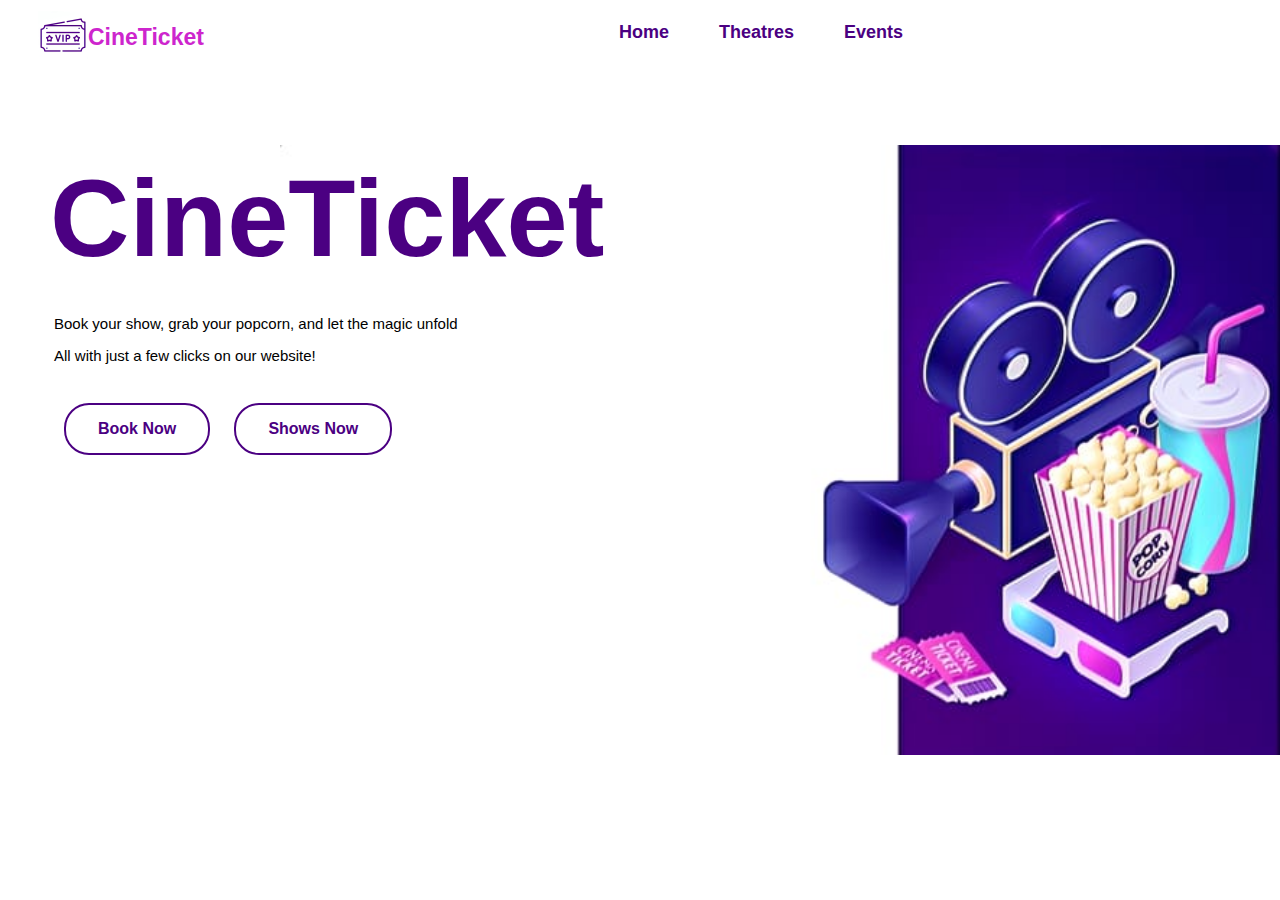
<file: index.html>
<!DOCTYPE html>
<html lang="en">
    <head>
        <meta charset="UTF-8">
        <title>HOME</title>
        <link rel="stylesheet" type="text/css" href="style.css">
    </head>

    <body class="bg">
        <div class="header">            
            <ul>
                <div id="logo">
                    <a style="float:left" href="index.html"><img src="images/logo.jpeg"></a>
                    <li><h3>CineTicket</h3></li>
                </div>
                <div id="navbar">
                    <li class="nav"><a href="index.html"><b>Home</b></a></li>
                    <li class="nav"><a href="#theatres"><b>Theatres</b></a></li>
                    <li class="nav"><a href="#events"><b>Events</b></a></li>
                </div>
                <div id="navbar2">
                    <li class="signup" style="float:right"><a href="signup.html"><b>Sign Up</b></a></li>
                </div>
            </ul>
        </div>
        
        <h1 id="topic">CineTicket</h1>
        <div id="para">
            <p>Book your show, grab your popcorn, and let the magic unfold</p>
            <p>All with just a few clicks on our website!</p>
            <a href="booknow.html"><button class="button button1"><b>Book Now</b></button></a>
            <a href="showsnow.html"><button class="button button2"><b>Shows Now</b></button></a>
        </div>
    </body>
</html>
</file>
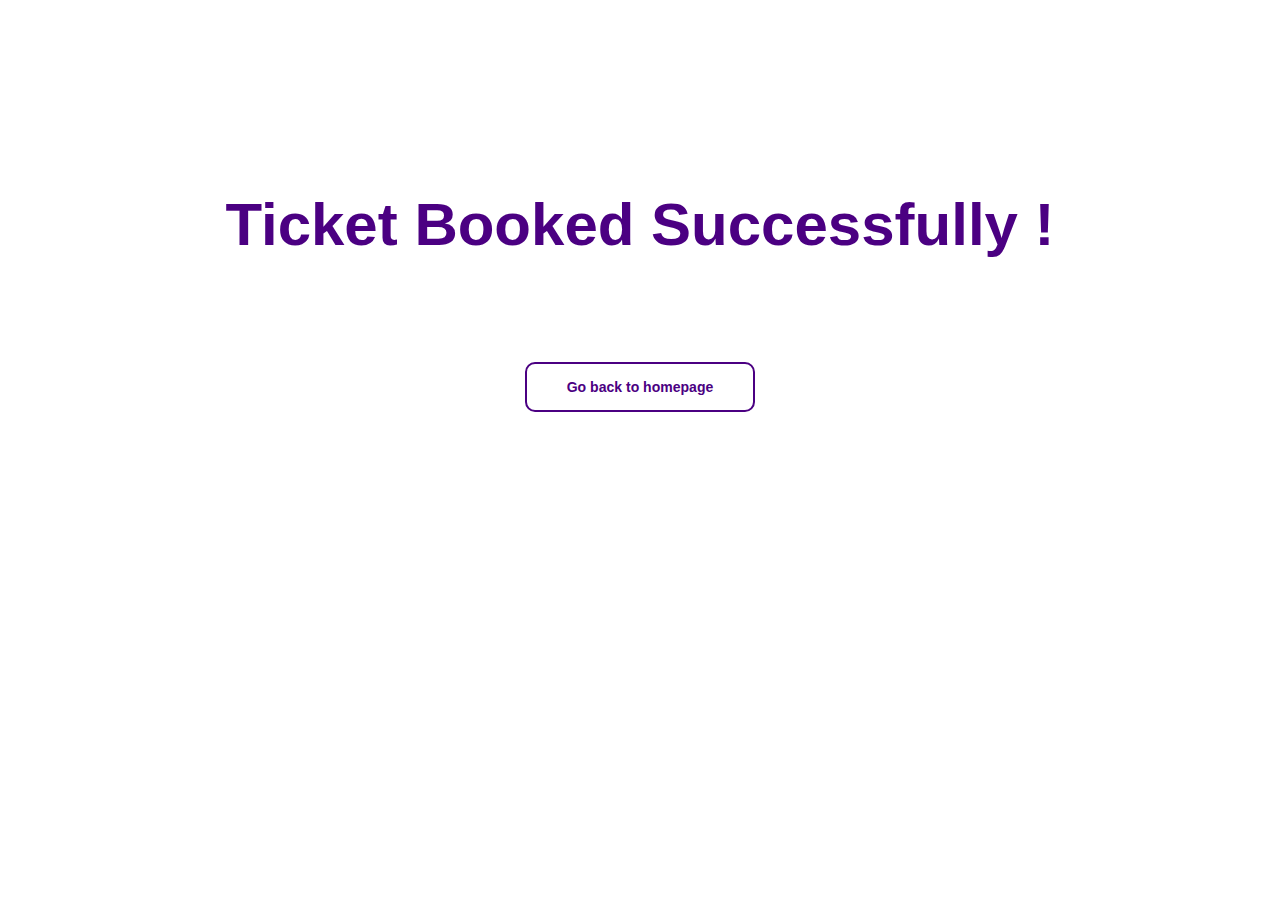
<file: booked.html>
<!DOCTYPE html>
<html lang="en">
    <head>
        <meta charset="UTF-8">
        <title>Registered</title>
        <link rel="stylesheet" type="text/css" href="style.css">
    </head>
    <body>
        <div class="booked">
            <h1>Ticket Booked Successfully !</h1>
            <div id="reg-btn">  
                <a href="index.html"><button id="register"><h3>Go back to homepage</h3></button><br></a>
            </div>
        </div>
    </body>
</html>
</file>
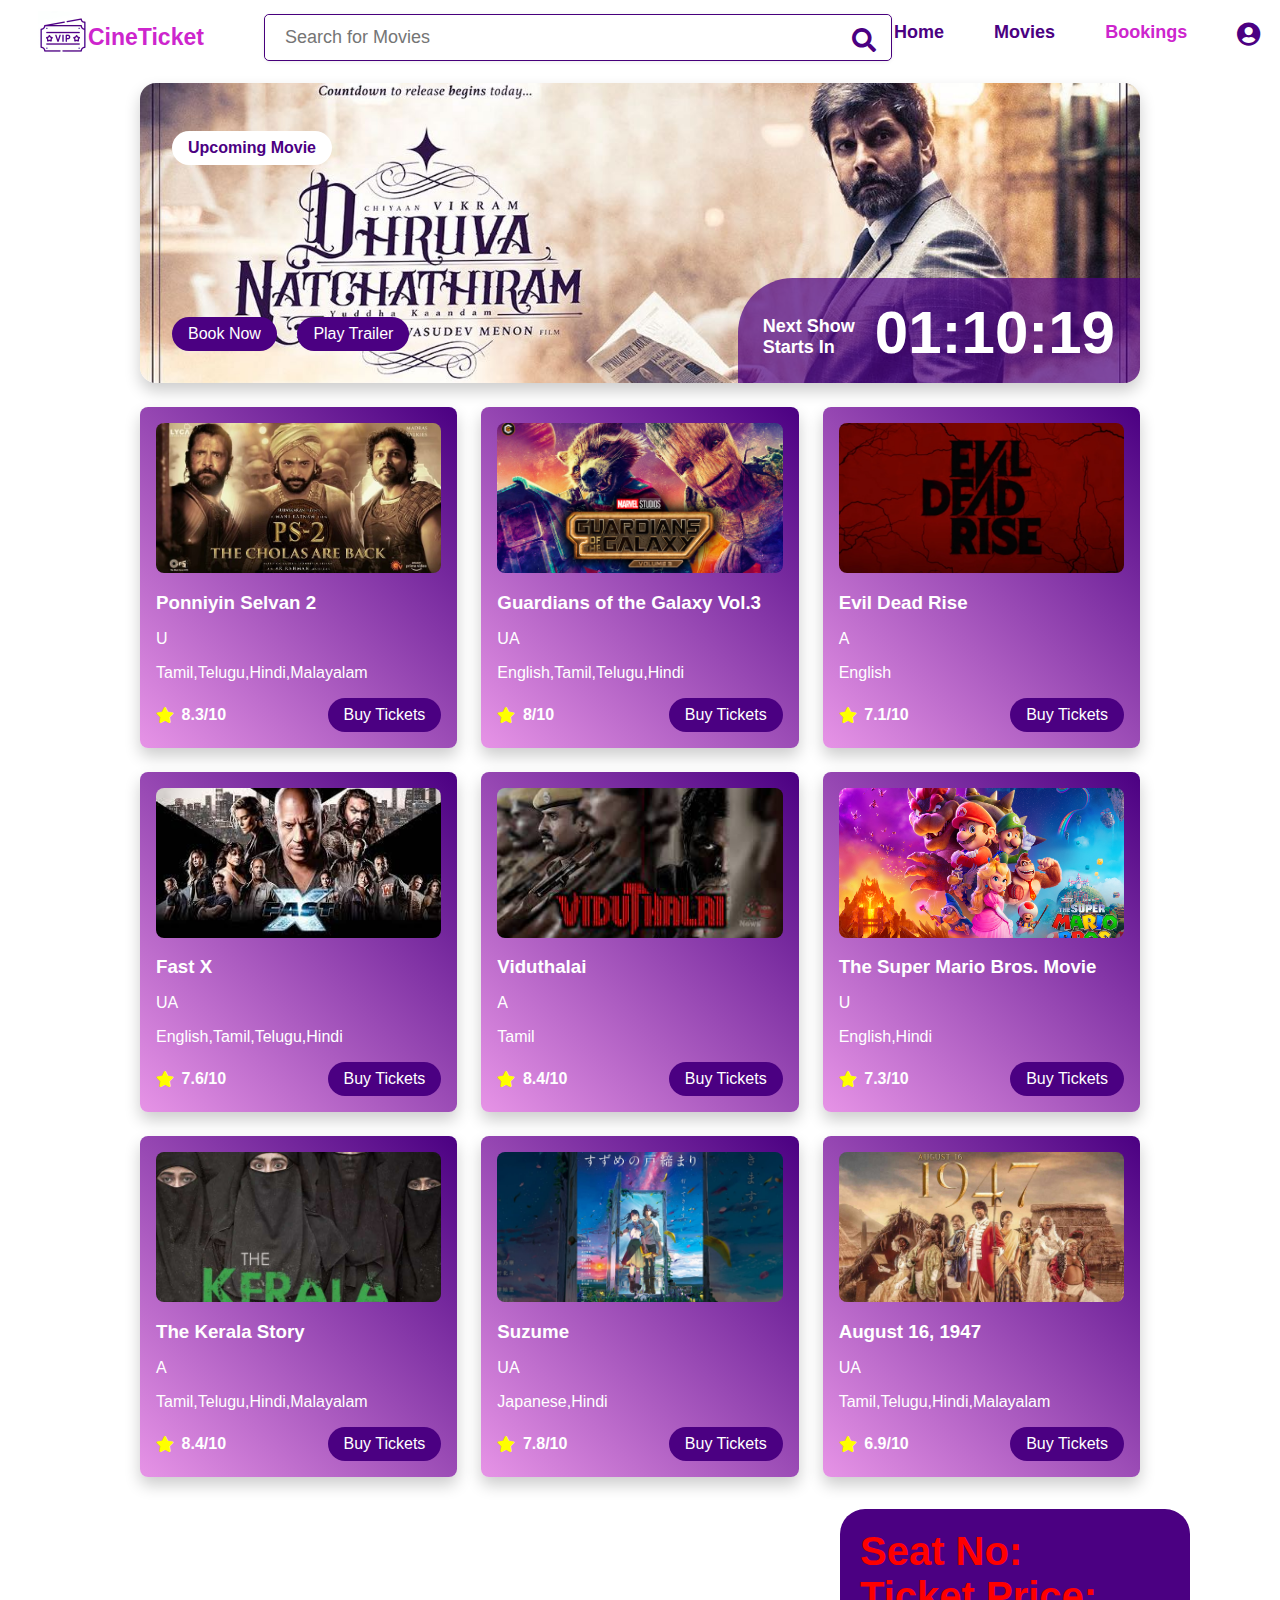
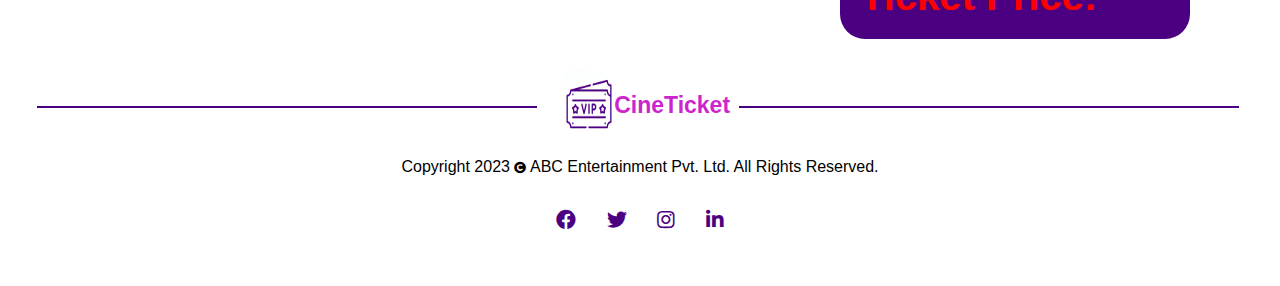
<file: booknow.html>
<!DOCTYPE html>
<html lang="en">
    <head>
        <meta charset="UTF-8">
        <title>Book Now</title>
        <link rel="stylesheet" type="text/css" href="style.css">
        <link rel="stylesheet" href="https://cdnjs.cloudflare.com/ajax/libs/font-awesome/5.15.4/css/all.min.css">
    </head>

    <body class="movie-bg">
        <div class="wrapper">
            <div class="search-input">
              <input type="text" placeholder="Search for Movies">
              <div class="autocom-box">
              </div>
              <div class="icon"><i class="fas fa-search"></i></div>
            </div>
        </div>
        <div class="header">          
            <ul>
                <div id="logo">
                    <a style="float:left" href="index.html"><img src="images/logo.jpeg"></a>
                    <li><h3>CineTicket</h3></li>
                </div>
                <div id="nav-bar">
                    <li class="nav"><a href="index.html"><b>Home</b></a></li>
                    <li class="nav"><a href="showsnow.html"><b>Movies</b></a></li>
                    <li class="nav page"><a href="booknow.html"><b>Bookings</b></a></li>
                    <li class="nav user"><a href="signup.html"><i class='fas fa-user-circle'></i></a></li>
                </div>
            </ul>
        </div>
        <section class="body-container">
                <div class="movies-container">
                    <div class="upcoming-img-box book">
                        <img src="images/upcoming4.jpg" alt="">
                        <p class="upcoming-title">Upcoming Movie</p>
                        <div class="buttons">
                            <a href="#" class="btn">Book Now</a>
                            <a href="#" class="btn-alt btn">Play Trailer</a>   
                        </div>
                        <div id="timer">
                            <div id="start-time"><p>Next Show <br> Starts In </p></div>
                            <div id="countdown"></div>
                        </div>
                    </div>
                    <div class="current-movies">
                        <div class="current-movie">
                            <div class="cm-img-box">
                                <img src="images/ps2.jpg" alt="">
                            </div>
                            <h3 class="movie-title">Ponniyin Selvan 2</h3>
                            <p class="screen-name">U</p>
                            <p class="screen-name">Tamil,Telugu,Hindi,Malayalam</p>
                            <div class="booking">
                                <i class="fa fa-star"></i><h4>8.3/10</h4>
                                <a href="timing.html" class="btn">Buy Tickets</a>
                            </div>
                        </div>
                        <div class="current-movie">
                            <div class="cm-img-box">
                                <img src="images/gotg.jpg" alt="">
                            </div>
                            <h3 class="movie-title">Guardians of the Galaxy Vol.3</h3>
                            <p class="screen-name">UA</p>
                            <p class="screen-name">English,Tamil,Telugu,Hindi</p>
                            <div class="booking">
                                <i class="fa fa-star"></i><h4>8/10</h4>
                                <a href="timing.html" class="btn">Buy Tickets</a>
                            </div>
                        </div>
                        <div class="current-movie">
                            <div class="cm-img-box">
                                <img src="images/edr.jpg" alt="">
                            </div>
                            <h3 class="movie-title">Evil Dead Rise</h3>
                            <p class="screen-name">A</p>
                            <p class="screen-name">English</p>
                            <div class="booking">
                                <i class="fa fa-star"></i><h4>7.1/10</h4>
                                <a href="timing.html" class="btn">Buy Tickets</a>
                            </div>
                        </div>
                        <div class="current-movie">
                            <div class="cm-img-box">
                                <img src="images/fx.jpg" alt="">
                            </div>
                            <h3 class="movie-title">Fast X</h3>
                            <p class="screen-name">UA</p>
                            <p class="screen-name">English,Tamil,Telugu,Hindi</p>
                            <div class="booking">
                                <i class="fa fa-star"></i><h4>7.6/10</h4>
                                <a href="timing.html" class="btn">Buy Tickets</a>
                            </div>
                        </div>
                        <div class="current-movie">
                            <div class="cm-img-box">
                                <img src="images/viduthalai.jpg" alt="">
                            </div>
                            <h3 class="movie-title">Viduthalai</h3>
                            <p class="screen-name">A</p>
                            <p class="screen-name">Tamil</p>
                            <div class="booking">
                                <i class="fa fa-star"></i><h4>8.4/10</h4>
                                <a href="timing.html" class="btn">Buy Tickets</a>
                            </div>
                        </div>
                        <div class="current-movie">
                            <div class="cm-img-box">
                                <img src="images/mario.jpg" alt="">
                            </div>
                            <h3 class="movie-title">The Super Mario Bros. Movie</h3>
                            <p class="screen-name">U</p>
                            <p class="screen-name">English,Hindi</p>
                            <div class="booking">
                                <i class="fa fa-star"></i><h4>7.3/10</h4>
                                <a href="timing.html" class="btn">Buy Tickets</a>
                            </div>
                        </div>
                        <div class="current-movie">
                            <div class="cm-img-box">
                                <img src="images/tks.jpg" alt="">
                            </div>
                            <h3 class="movie-title">The Kerala Story</h3>
                            <p class="screen-name">A</p>
                            <p class="screen-name">Tamil,Telugu,Hindi,Malayalam</p>
                            <div class="booking">
                                <i class="fa fa-star"></i><h4>8.4/10</h4>
                                <a href="timing.html" class="btn">Buy Tickets</a>
                            </div>
                        </div>
                        <div class="current-movie">
                            <div class="cm-img-box">
                                <img src="images/suzume.jpeg" alt="">
                            </div>
                            <h3 class="movie-title">Suzume</h3>
                            <p class="screen-name">UA</p>
                            <p class="screen-name">Japanese,Hindi</p>
                            <div class="booking">
                                <i class="fa fa-star"></i><h4>7.8/10</h4>
                                <a href="timing.html" class="btn">Buy Tickets</a>
                            </div>
                        </div>
                        <div class="current-movie">
                            <div class="cm-img-box">
                                <img src="images/1947.jpg" alt="">
                            </div>
                            <h3 class="movie-title">August 16, 1947</h3>
                            <p class="screen-name">UA</p>
                            <p class="screen-name">Tamil,Telugu,Hindi,Malayalam</p>
                            <div class="booking">
                                <i class="fa fa-star"></i><h4>6.9/10</h4>
                                <a href="timing.html" class="btn">Buy Tickets</a>
                            </div>
                        </div>
                    </div>
                </div>
                <div id="ticket-detail">
                    <div class="topic">Seat No: <span id="totalcount"></span></div>
                    <div class="topic">Ticket Price: <span id="totalprice"></span></div>
                </div>
        </section>
        
        <section class="footer">
            <div class="footer-logo">
                <img src="images/logo.jpeg"><h3>CineTicket</h3>
            </div>
            <p>Copyright 2023 <i class="fa fa-copyright"></i> ABC Entertainment Pvt. Ltd. All Rights Reserved.</p>
            <div class="icons">
                <i class="fab fa-facebook"></i>
                <i class="fab fa-twitter"></i>
                <i class="fab fa-instagram"></i>
                <i class="fab fa-linkedin-in"></i>      
            </div>
        </section>
    <script src="booknow.js"></script>
    </body>
</html>
</file>
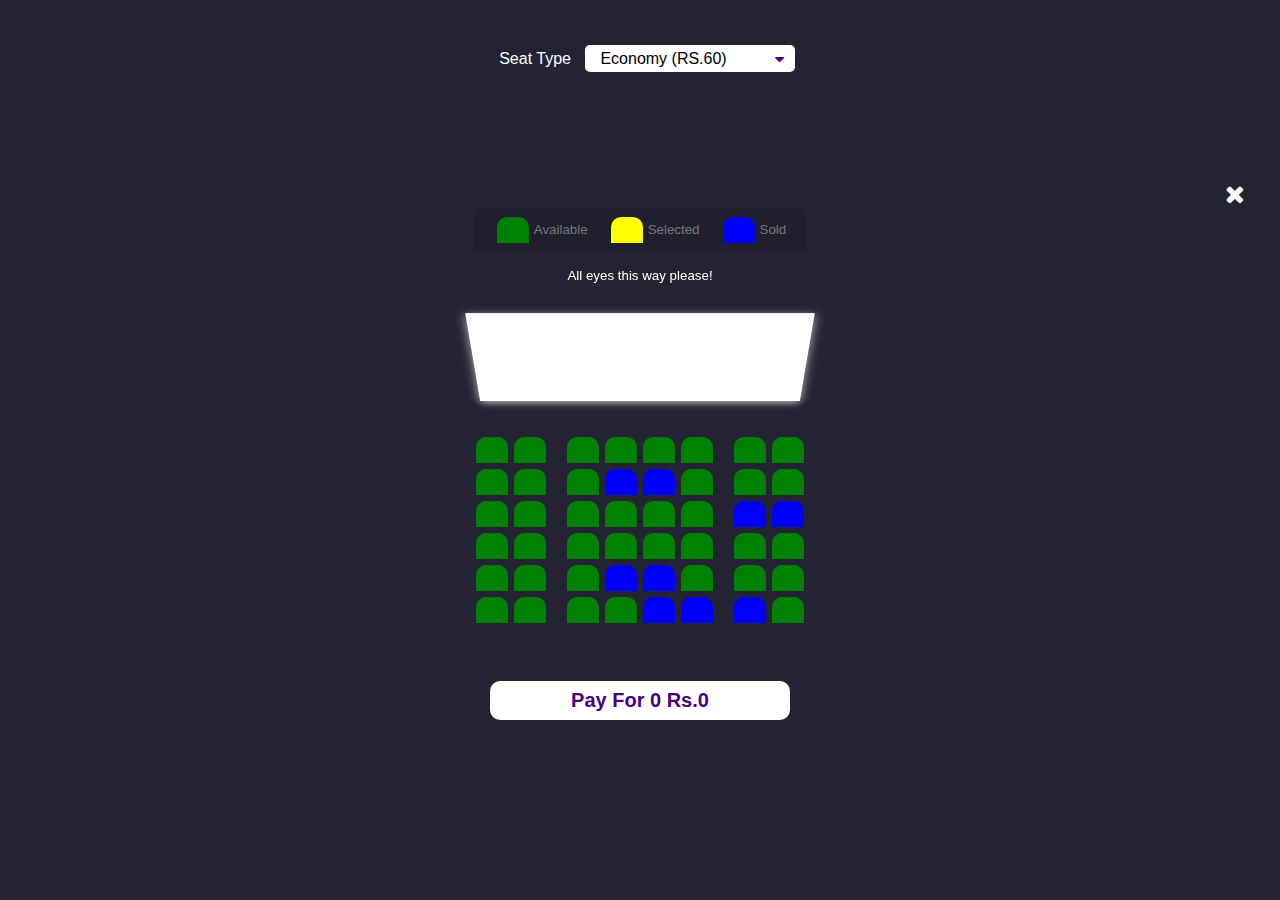
<file: seating.html>
<!DOCTYPE html>
<html lang="en">
    <head>
        <meta charset="UTF-8">
        <link rel="stylesheet" type="text/css" href="style.css">
        <link rel="stylesheet" href="https://cdnjs.cloudflare.com/ajax/libs/font-awesome/4.7.0/css/font-awesome.min.css">
        <title>Seat Booking</title>
    </head>
    <body class="seating">
        <a id="cancel" href="timing.html"><i class="fa fa-times" aria-hidden="true"></i></a>
        <div class="movie-container">
            <label> Seat Type</label>
            <select id="movie">
                <option value="60">Economy (RS.60)</option>
                <option value="120">Elite (RS.120)</option>
                <option value="170">Premium (RS.170)</option>
                <option value="195">Super Premium (RS.195)</option>
            </select>
            <div id="caret"><i class="fa fa-caret-down"></i></div>
        </div>

        <ul class="showcase">
            <li>
                <div class="seat"></div>
                <small>Available</small>
            </li>
            <li>
                <div class="seat selected"></div>
                <small>Selected</small>
            </li>
            <li>
                <div class="seat sold"></div>
                <small>Sold</small>
            </li>
        </ul>
        <div class="seat-container">
            <div id="screen-text">
                <small>All eyes this way please!</small>
            </div>
            <div class="screen"></div>

            <div class="row">
                <div class="seat"></div>
                <div class="seat"></div>
                <div class="seat"></div>
                <div class="seat"></div>
                <div class="seat"></div>
                <div class="seat"></div>
                <div class="seat"></div>
                <div class="seat"></div>
            </div>

            <div class="row">
                <div class="seat"></div>
                <div class="seat"></div>
                <div class="seat"></div>
                <div class="seat sold"></div>
                <div class="seat sold"></div>
                <div class="seat"></div>
                <div class="seat"></div>
                <div class="seat"></div>
            </div>
            <div class="row">
                <div class="seat"></div>
                <div class="seat"></div>
                <div class="seat"></div>
                <div class="seat"></div>
                <div class="seat"></div>
                <div class="seat"></div>
                <div class="seat sold"></div>
                <div class="seat sold"></div>
            </div>
            <div class="row">
                <div class="seat"></div>
                <div class="seat"></div>
                <div class="seat"></div>
                <div class="seat"></div>
                <div class="seat"></div>
                <div class="seat"></div>
                <div class="seat"></div>
                <div class="seat"></div>
            </div>
            <div class="row">
                <div class="seat"></div>
                <div class="seat"></div>
                <div class="seat"></div>
                <div class="seat sold"></div>
                <div class="seat sold"></div>
                <div class="seat"></div>
                <div class="seat"></div>
                <div class="seat"></div>
            </div>
            <div class="row">
                <div class="seat"></div>
                <div class="seat"></div>
                <div class="seat"></div>
                <div class="seat"></div>
                <div class="seat sold"></div>
                <div class="seat sold"></div>
                <div class="seat sold"></div>
                <div class="seat"></div>
            </div>
            
        </div>
        <div id="error-message" style="color: red;"></div>
        
        <div id="pay-btn">  
            <button onclick="updateSelectedCount()" id="pay"><p class="text">
                Pay For <span id="count"></span> Rs.<span id="total">0</span>
            </p></button>
        </div>
        
        <script src="seating.js"></script>
    </body>
</html>
</file>
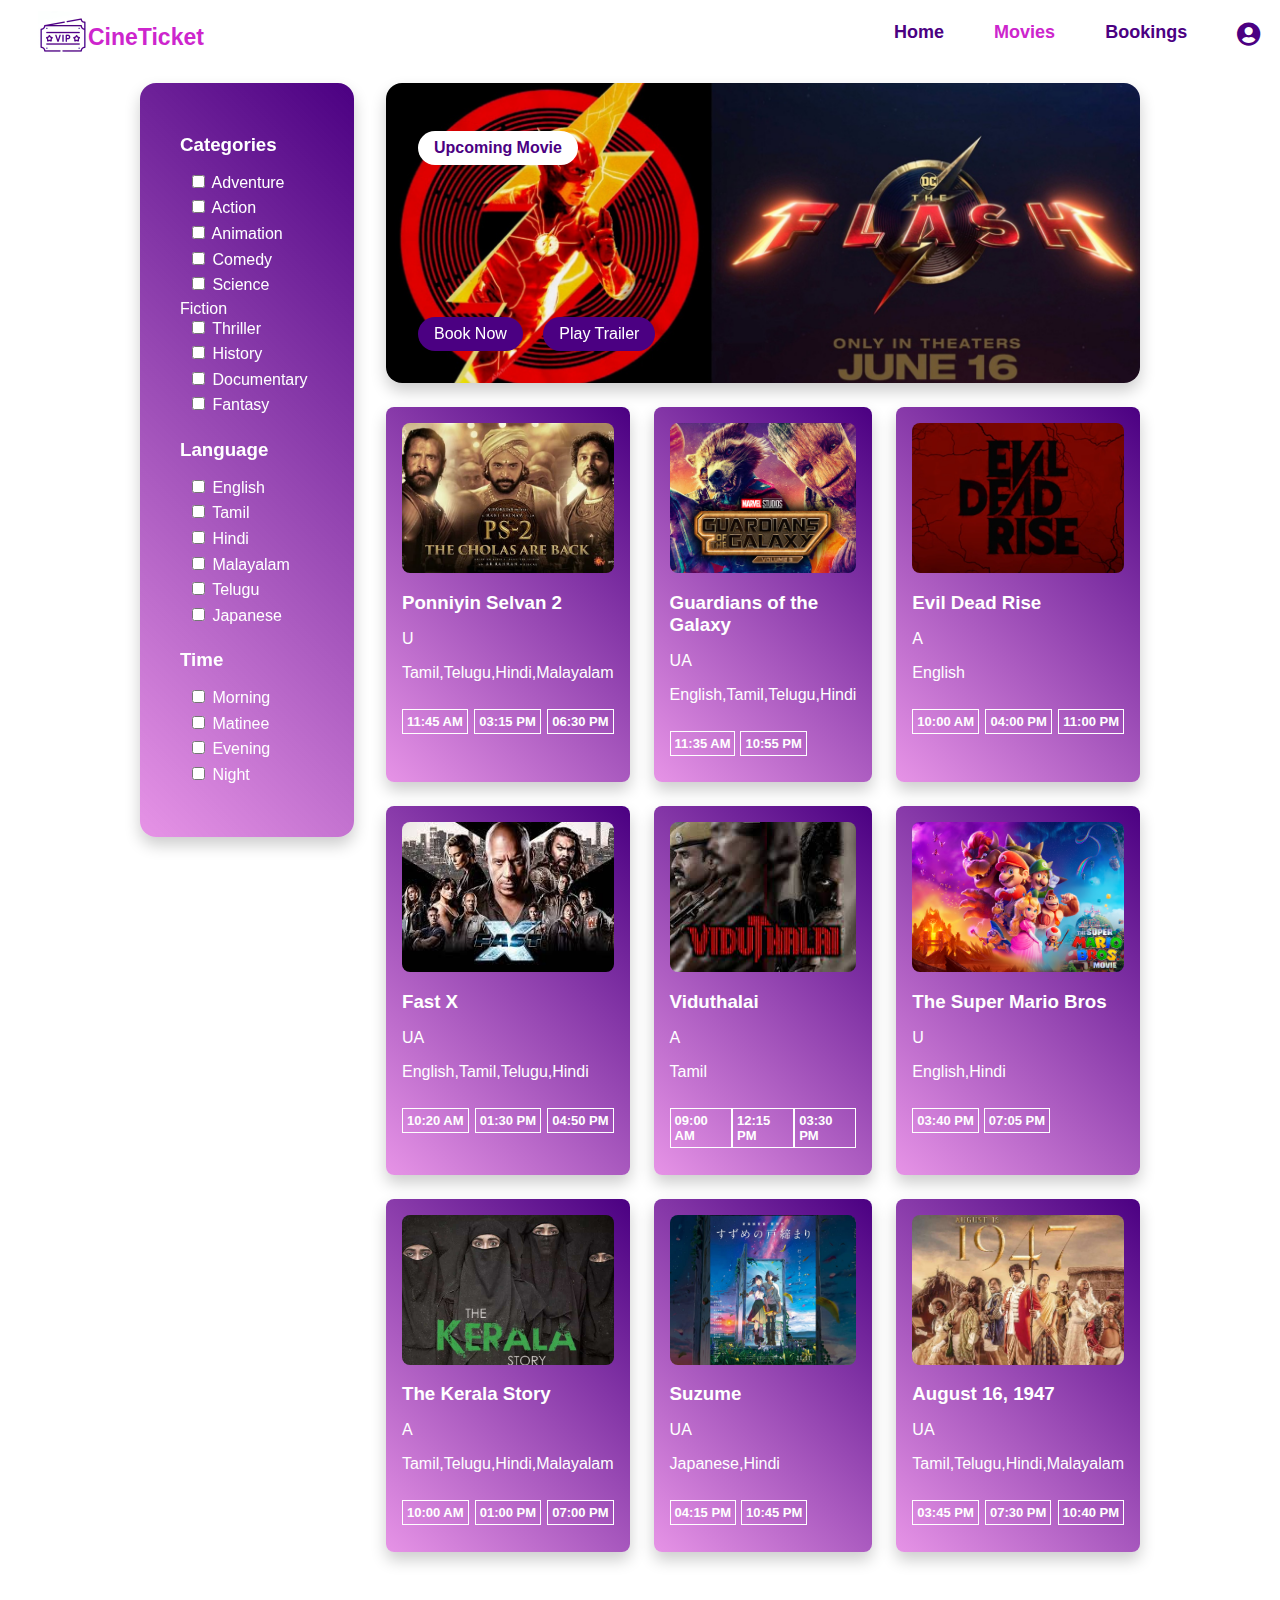
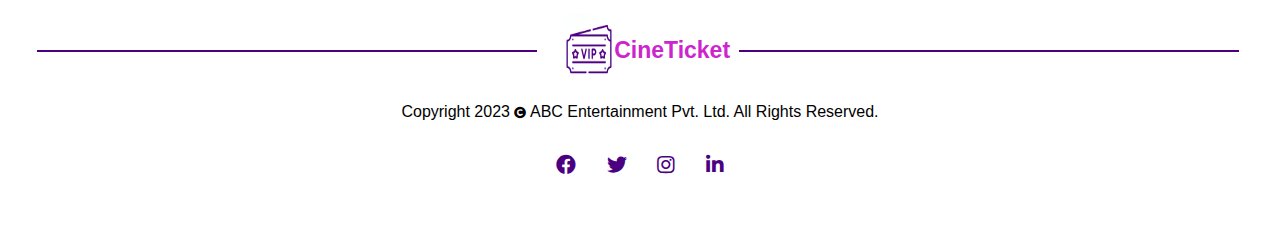
<file: showsnow.html>
<!DOCTYPE html>
<html lang="en">
    <head>
        <meta charset="UTF-8">
        <title>Book Now</title>
        <link rel="stylesheet" type="text/css" href="style.css">
        <link rel="stylesheet" href="https://cdnjs.cloudflare.com/ajax/libs/font-awesome/5.15.4/css/all.min.css">
    </head>

    <body class="movie-bg">
        <div class="header">          
            <ul>
                <div id="logo">
                    <a style="float:left" href="index.html"><img src="images/logo.jpeg"></a>
                    <li><h3>CineTicket</h3></li>
                </div>
                <div id="nav-bar">
                    <li class="nav"><a href="index.html"><b>Home</b></a></li>
                    <li class="nav page"><a href="showsnow.html"><b>Movies</b></a></li>
                    <li class="nav"><a href="booknow.html"><b>Bookings</b></a></li>
                    <li class="nav user"><a href="signup.html"><i class='fas fa-user-circle'></i></a></li>
                </div>
            </ul>
        </div>
        <section class="body-container">
            <section class="main-container">
                <div class="sidebar">
                    <form>
                        <div class="sidebar-groups">
                            <h3 class="sg-title">Categories</h3>
                            <label><input type="checkbox" name="filter" value="adventure"> Adventure</label><br>
                            <label><input type="checkbox" name="filter" value="action"> Action</label><br>
                            <label><input type="checkbox" name="filter" value="animation"> Animation</label><br>
                            <label><input type="checkbox" name="filter" value="comedy"> Comedy</label><br>
                            <label><input type="checkbox" name="filter" value="science"> Science Fiction</label><br>
                            <label><input type="checkbox" name="filter" value="thriller"> Thriller</label><br>
                            <label><input type="checkbox" name="filter" value="history"> History</label><br>
                            <label><input type="checkbox" name="filter" value="documentary"> Documentary</label><br>
                            <label><input type="checkbox" name="filter" value="fantasy"> Fantasy</label><br>
                        </div>
                        <div class="sidebar-groups">
                            <h3 class="sg-title">Language</h3>
                            <label><input type="checkbox" name="filter" value="english"> English</label><br>
                            <label><input type="checkbox" name="filter" value="tamil"> Tamil</label><br>
                            <label><input type="checkbox" name="filter" value="hindi"> Hindi</label><br>
                            <label><input type="checkbox" name="filter" value="malayalam"> Malayalam</label><br>
                            <label><input type="checkbox" name="filter" value="telugu"> Telugu</label><br>
                            <label><input type="checkbox" name="filter" value="japanese"> Japanese</label><br>
                        </div>
                        <div class="sidebar-groups">
                            <h3 class="sg-title">Time</h3>
                            <label><input type="checkbox" name="filter" value="morning"> Morning</label><br>
                            <label><input type="checkbox" name="filter" value="matinee"> Matinee</label><br>
                            <label><input type="checkbox" name="filter" value="evening"> Evening</label><br>
                            <label><input type="checkbox" name="filter" value="night"> Night</label><br>
                        </div>
                    </form>
                </div>
                <div class="movies-container">
                    <div class="upcoming-img-box">
                        <img src="images/upcoming.jpg" alt="">
                        <p class="upcoming-title">Upcoming Movie</p>
                        <div class="buttons">
                            <a href="booknow.html" class="btn">Book Now</a>
                            <a href="#" class="btn-alt btn">Play Trailer</a>
                        </div>
                    </div>
                    <div class="current-movies">
                        <div class="current-movie history adventure action tamil telugu hindi malayalam morning matinee evening">
                            <div class="cm-img-box">
                                <img src="images/ps2.jpg" alt="">
                            </div>
                            <h3 class="movie-title">Ponniyin Selvan 2</h3>
                            <p class="screen-name">U</p>
                            <p class="screen-name">Tamil,Telugu,Hindi,Malayalam</p>
                            <div class="booking">
                                <h2 class="time">11:45 AM</h2>
                                <h2 class="time">03:15 PM</h2>
                                <h2 class="time">06:30 PM</h2>
                            </div>
                        </div>
                        <div class="current-movie fantasy science action english tamil telugu hindi morning night">
                            <div class="cm-img-box">
                                <img src="images/gotg.jpg" alt="">
                            </div>
                            <h3 class="movie-title">Guardians of the Galaxy</h3>
                            <p class="screen-name">UA</p>
                            <p class="screen-name">English,Tamil,Telugu,Hindi</p>
                            <div class="booking-time">
                                <h2 class="time">11:35 AM</h2>
                                <h2 class="time">10:55 PM</h2>
                            </div>
                        </div>
                        <div class="current-movie thriller english morning evening night">
                            <div class="cm-img-box">
                                <img src="images/edr.jpg" alt="">
                            </div>
                            <h3 class="movie-title">Evil Dead Rise</h3>
                            <p class="screen-name">A</p>
                            <p class="screen-name">English</p>
                            <div class="booking">
                                <h2 class="time">10:00 AM</h2>
                                <h2 class="time">04:00 PM</h2>
                                <h2 class="time">11:00 PM</h2>
                            </div>
                        </div>
                        <div class="current-movie adventure action tamil english telugu hindi morning matinee evening">
                            <div class="cm-img-box">
                                <img src="images/fx.jpg" alt="">
                            </div>
                            <h3 class="movie-title">Fast X</h3>
                            <p class="screen-name">UA</p>
                            <p class="screen-name">English,Tamil,Telugu,Hindi</p>
                            <div class="booking">
                                <h2 class="time">10:20 AM</h2>
                                <h2 class="time">01:30 PM</h2>
                                <h2 class="time">04:50 PM</h2>
                            </div>
                        </div>
                        <div class="current-movie comedy action tamil morning matinee">
                            <div class="cm-img-box">
                                <img src="images/viduthalai.jpg" alt="">
                            </div>
                            <h3 class="movie-title">Viduthalai</h3>
                            <p class="screen-name">A</p>
                            <p class="screen-name">Tamil</p>
                            <div class="booking">
                                <h2 class="time">09:00 AM</h2>
                                <h2 class="time">12:15 PM</h2>
                                <h2 class="time">03:30 PM</h2>
                            </div>
                        </div>
                        <div class="current-movie  adventure animation fantasy english hindi matinee evening">
                            <div class="cm-img-box">
                                <img src="images/mario.jpg" alt="">
                            </div>
                            <h3 class="movie-title">The Super Mario Bros</h3>
                            <p class="screen-name">U</p>
                            <p class="screen-name">English,Hindi</p>
                            <div class="booking-time">
                                <h2 class="time">03:40 PM</h2>
                                <h2 class="time">07:05 PM</h2>
                            </div>
                        </div>
                        <div class="current-movie documentary action tamil telugu hindi malayalam morning matinee evening">
                            <div class="cm-img-box">
                                <img src="images/tks.jpg" alt="">
                            </div>
                            <h3 class="movie-title">The Kerala Story</h3>
                            <p class="screen-name">A</p>
                            <p class="screen-name">Tamil,Telugu,Hindi,Malayalam</p>
                            <div class="booking">
                                <h2 class="time">10:00 AM</h2>
                                <h2 class="time">01:00 PM</h2>
                                <h2 class="time">07:00 PM</h2>
                            </div>
                        </div>
                        <div class="current-movie animation fantasy adventure action japanese hindi evening night">
                            <div class="cm-img-box">
                                <img src="images/suzume.jpeg" alt="">
                            </div>
                            <h3 class="movie-title">Suzume</h3>
                            <p class="screen-name">UA</p>
                            <p class="screen-name">Japanese,Hindi</p>
                            <div class="booking-time">
                                <h2 class="time">04:15 PM</h2>
                                <h2 class="time">10:45 PM</h2>
                            </div>
                        </div>
                        <div class="current-movie comedy action tamil telugu hindi malayalam matinee evening night">
                            <div class="cm-img-box">
                                <img src="images/1947.jpg" alt="">
                            </div>
                            <h3 class="movie-title">August 16, 1947</h3>
                            <p class="screen-name">UA</p>
                            <p class="screen-name">Tamil,Telugu,Hindi,Malayalam</p>
                            <div class="booking">
                                <h2 class="time">03:45 PM</h2>
                                <h2 class="time">07:30 PM</h2>
                                <h2 class="time">10:40 PM</h2>
                            </div>
                        </div>
                    </div>
                </div>
            </section>
        </section>
        <section class="footer">
            <div class="footer-logo">
                <img src="images/logo.jpeg"><h3>CineTicket</h3>
            </div>
            <p>Copyright 2023 <i class="fa fa-copyright"></i> ABC Entertainment Pvt. Ltd. All Rights Reserved.</p>
            <div class="icons">
                <i class="fab fa-facebook"></i>
                <i class="fab fa-twitter"></i>
                <i class="fab fa-instagram"></i>
                <i class="fab fa-linkedin-in"></i>
            </div>
        </section>
        <script src="showsnow.js"></script>
    </body>
</html>
</file>
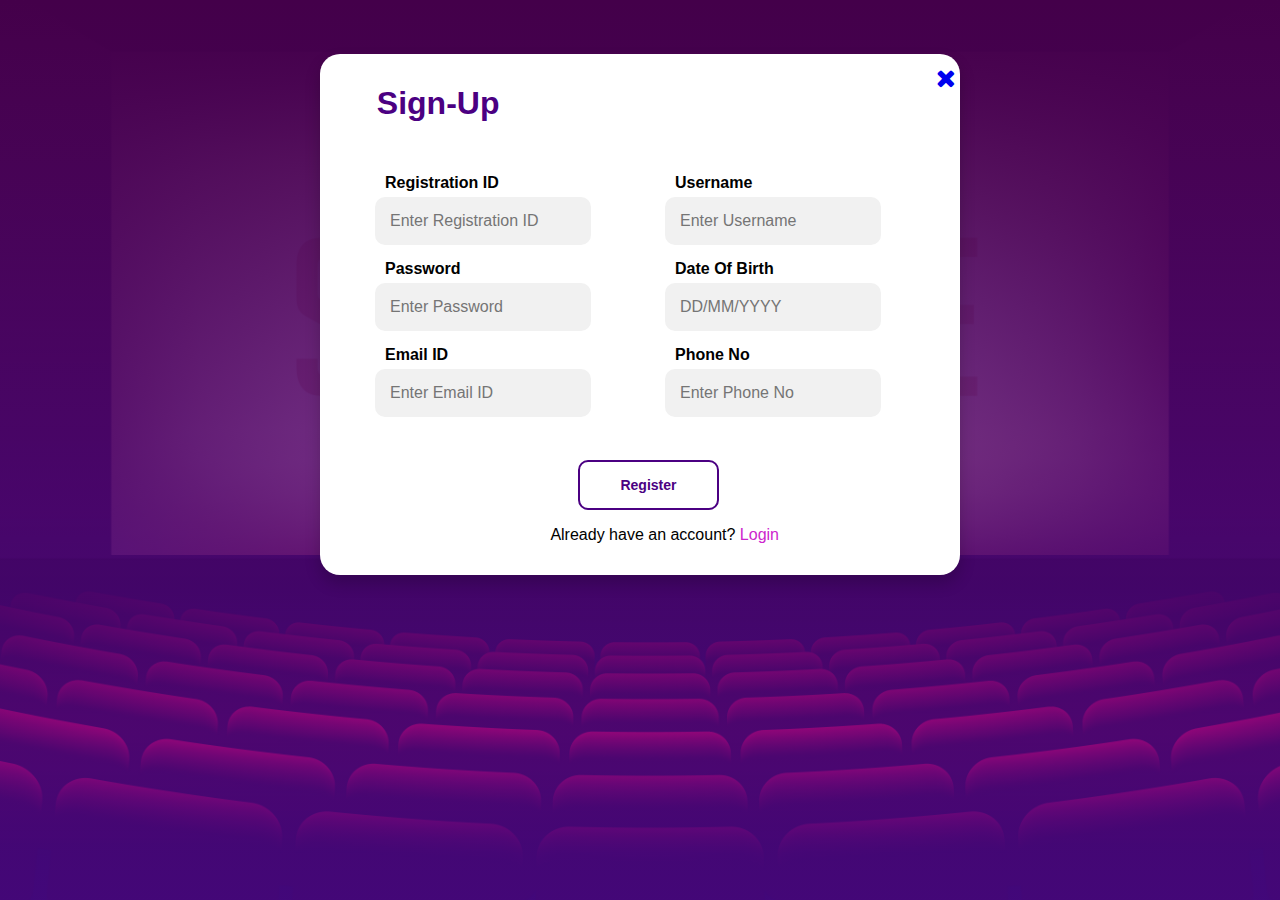
<file: signup.html>
<!DOCTYPE html>   
<html lang="en">   
    <head>  
        <meta charset="UTF-8">
        <title> Sign-Up Page </title>  
        <link rel="stylesheet" type="text/css" href="style.css">
        <link rel="stylesheet" href="https://cdnjs.cloudflare.com/ajax/libs/font-awesome/4.7.0/css/font-awesome.min.css">
    </head>    
    <body id="signup-bg">
        <form>  
            <div class="container">   
                <h1>Sign-Up</h1>
                <a id="cancel" href="index.html"><i class="fa fa-times" aria-hidden="true"></i></a>
                <div class="form-row">
                    <div class="form-item">
                        <label for="input1">Registration ID</label>
                        <input type="text" id="input1" placeholder="Enter Registration ID" name="id" pattern="\d{2}[a-zA-Z]{2}\d{4}" required>
                    </div>
                    <div class="form-item">
                        <label for="input2">Username</label>
                        <input type="text" id="input2" placeholder="Enter Username" name="name" pattern="[A-Za-z]+" required>  
                    </div>
                </div>
                <div class="form-row">
                    <div class="form-item">
                        <label for="input3">Password</label>
                        <input type="password" id="input3" placeholder="Enter Password" name="password" pattern="^(?=.*?[A-Z])(?=.*?[a-z])(?=.*?[0-9])(?=.*?[#?_!@$%^&*-]).{8,}$" required>
                    </div>
                    <div class="form-item">
                        <label for="input4">Date Of Birth</label>
                        <input type="text" id="input4" placeholder="DD/MM/YYYY" name="date" pattern="(0?[1-9]|[12][0-9]|3[01])/(0?[1-9]|1[0-2])/\d{4}" required>
                    </div>
                </div>
                <div class="form-row">
                    <div class="form-item">
                        <label for="input5">Email ID</label>
                        <input type="email" id="input5" placeholder="Enter Email ID" name="Email" required>
                    </div>
                    <div class="form-item">
                        <label for="input6">Phone No</label>
                        <input type="text" id="input6" placeholder="Enter Phone No" name="Phone" pattern="^(?!0{10})(?=\d{10}$)\d{10}$" required>
                    </div>
                </div>
                <div id="reg-btn">  
                <a href="#register"><button id="register"><h3>Register</h3></button><br></a>
                </div>
                <div id="log">
                    <p>Already have an account? <a href="#login">Login</a></p>
                </div>
            </div>   
        </form>     
    </body>     
</html>
</file>
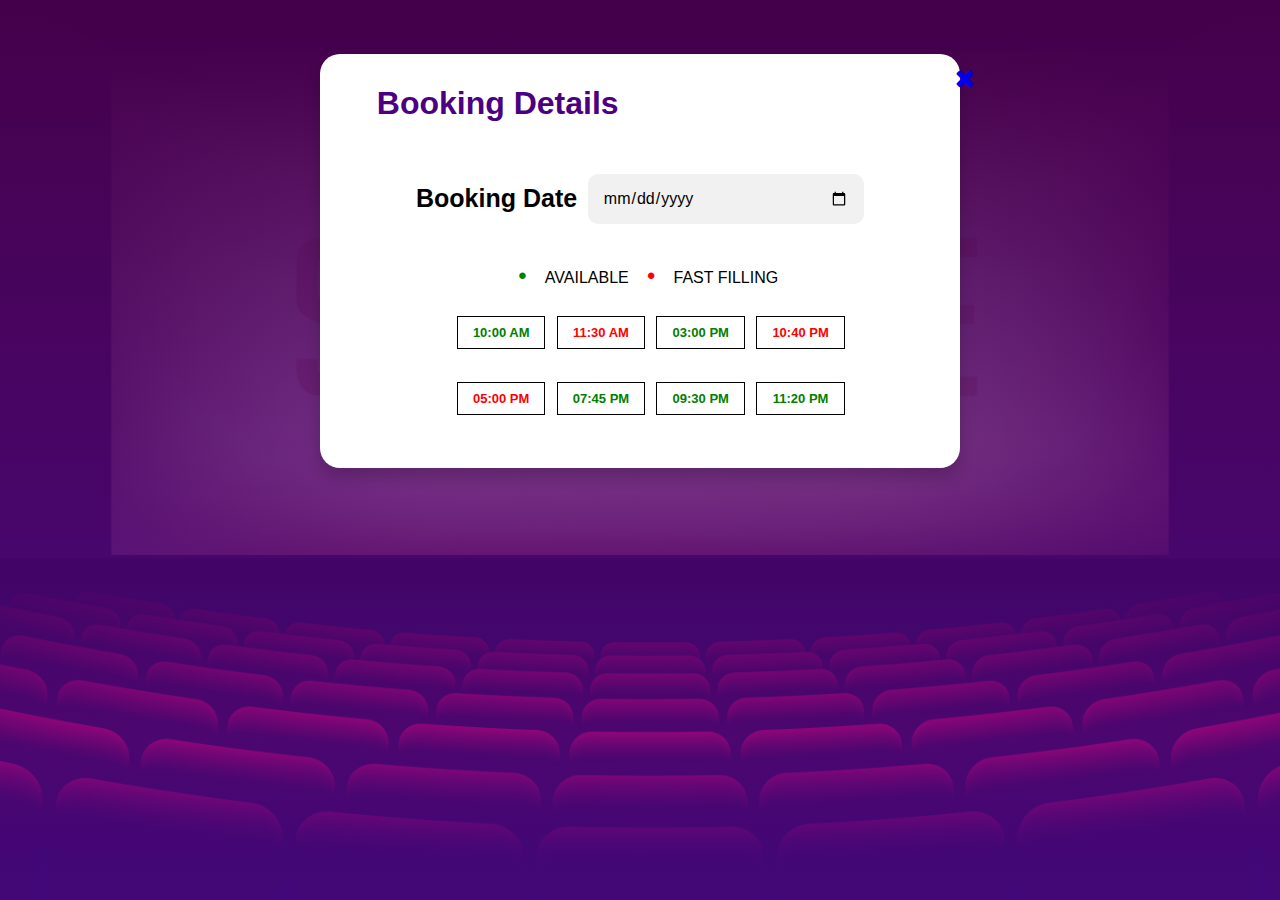
<file: timing.html>
<!DOCTYPE html>
<html lang="en">

	<head>
		<meta charset="UTF-8" />
		<link rel="stylesheet" type="text/css" href="style.css">
		<link rel="stylesheet" href="https://cdnjs.cloudflare.com/ajax/libs/font-awesome/4.7.0/css/font-awesome.min.css">
		<title>Booking Details</title>
	</head>

	<body id="signup-bg">
		<div class="container" action="booknow.html">   
            <h1>Booking Details</h1>
            <a id="exit" href="booknow.html"><i class="fa fa-times" aria-hidden="true"></i></a>
            <div class="date-row">
                <div class="lab">
					<label for="input1">Booking Date</label>
				</div>
				<input type="date" id="input1" name="date" required>
            </div>

			<div class="avail">
				<ul>
					<li>AVAILABLE</li>
					<li class="not-avail">FAST FILLING</li>
				</ul>
			</div>
			
			<div class="timing">
				
				<a href="seating.html"><h2 class="time">10:00 AM</h2></a>
				<a href="#"><h2 class="time busy">11:30 AM</h2></a>
				<a href="seating.html"><h2 class="time">03:00 PM</h2></a>
				<a href="#"><h2 class="time busy">10:40 PM</h2></a>
				<a href="#"><h2 class="time busy">05:00 PM</h2></a>
				<a href="seating.html"><h2 class="time">07:45 PM</h2></a>
				<a href="seating.html"><h2 class="time">09:30 PM</h2></a>
				<a href="seating.html"><h2 class="time">11:20 PM</h2></a>
			</div>
            
        </div>
	</body>

</html>
</file>
<file: style.css>
*{
  font-family: Calibri, Helvetica, sans-serif;
  box-sizing: border-box;
}


.bg {
    background: url(images/homepage-bg.jpeg);
    background-repeat: no-repeat;
    background-attachment: fixed;
    background-size: 1000px;
    background-position: right;
  }

img {
  width: 50px;
}

#logo h3 {
  color: rgb(205, 37, 205);
  font-size: 23px;
  position: relative;
  bottom: 10px;
}

#logo {
  position: relative;
  top: 3px;
  left: 30px;
}

#topic {
    color: #4B0082;
    font-size: 110px;
    position: absolute;
    left: 50px;
    top: 80px;
  }

#para {
  position: absolute;
  left: 54px;
  top: 300px;
  font-size: 15px;
}

.button {
  position: relative;
  top: 20px;
  background-color: white;
  border: solid 2px;
  border-radius: 25px;
  color: #4B0082;
  padding: 15px 32px;
  text-align: center;
  display: inline-block;
  font-size: 16px;
  margin: 4px 10px;
  cursor: pointer;
  transition: .3s;
}

.button:hover{
  border: 2px solid rgb(205, 37, 205);
  background: rgb(205, 37, 205);
  color: white;
}

ul {
  list-style-type: none;
  margin: 0;
  padding: 0;
  overflow: hidden;
  
}


li {
  float: left;
}

.nav a {
  display: block;
  color: #4B0082;
  text-align: center;
  padding: 14px 25px;
  text-decoration: none;
  font-size: 18px;
}

#navbar {
  position: relative;
  left: 420px;
}

.header ul li::after{
  content: "";
  width: 0%;
  height: 2px;
  background: rgb(205, 37, 205);
  display: block;
  margin: auto;
  transition: 0.5s;
}

.header ul li:hover::after{
  width: 80%;
}

.signup a {
  display: block;
  color: white;
  text-align: center;
  padding: 14px 25px;
  text-decoration: none;
  font-size: 18px;
}

#signup-bg {
  background-image: linear-gradient(rgb(68, 0, 74),rgba(109, 12, 200, 0.596)),url(images/theatre.jpg);
  background-repeat: no-repeat;
  background-attachment: fixed;
  background-size: 1300px;
  background-position: center;
}

.container {
  width: 50%;
  position: absolute;
  top: 6%;
  left: 25%;
  border-radius: 20px;
  text-align: center;
  padding: 10px 40px 15px;
  background-color: white;
  display: flex;
  flex-wrap: wrap;
  box-shadow: 0 8px 16px 0 rgba(0, 0, 0, 0.2);
}

.container h1 {
  color: #4B0082;
  padding-left: 3%;
  padding-bottom: 30px;
}

#register {
  position: relative;
  background-color: white;
  border: solid 2px;
  border-radius: 10px;
  color: #4B0082;
  padding: 1px 40px;
  text-align: center;
  font-size: 12px;
  cursor: pointer;
}

#register:hover{
  border: 2px solid rgb(205, 37, 205);
  background: rgb(205, 37, 205);
  color: white;
}

#reg-btn {
  padding: 5% 39% 0;
}

#log {
  position: relative;
  left: 34%;
}

.container p a {
  color: rgb(205, 37, 205);
  text-decoration: none;
}

.form-row {
  display: flex;
  justify-content: space-between;
  width: 100%;
  margin-bottom: 10px;
}

.form-item {
  flex-basis: calc(50% - 10px);
}

.form-item label {
  display: block;
  margin-bottom: 5px;
  font-weight: bold;
  text-align: left;
  margin-left: 25px;
}

.form-item input {
  display: block;
  width: 80%;
  padding: 15px;
  border-radius: 4px;
  border: 1px solid #ccc;
  font-size: 16px;
  border: none;
  border-radius: 10px;
  margin: 5px 15px 5px 15px;
  background: #f1f1f1;
}

.container #cancel {
  font-size: 25px;
  position: relative;
  left: 78%;
}

#nav-bar {
  position: relative;
  left: 55%;
}

#nav-bar .page a {
  color: rgb(205, 37, 205);
}

.btn {
  display: inline-block;
  padding: .5rem 1rem;
  background-color: #4B0082;
  border-radius: 2rem;
  color: white;
  transition: .3s;
  text-decoration: none;
}

.btn:hover {
  color: white;
  background-color: rgb(205, 37, 205);
}

.body-container {
  background-color: white;
  display: grid;
  grid-template-columns: 1000px;
  justify-content: space-evenly;
}

.main-container {
  color: white;
  display: grid;
  grid-template-columns: 1fr 3fr;
  gap: 2rem;
}

.profile-img-box {
  position: relative;
  height: 30px;
  width: 30px;
  border-radius: 50%;
  overflow: hidden;
}

.movies-container img {
  position: absolute;
  top: 0;
  left: 0;
  width: 100%;
  height: 100%;
  object-fit: cover;
}

.sidebar {
  background: linear-gradient(45deg, rgba(205, 37, 205, 0.495), rgb(75, 0, 130));
  backdrop-filter: blur(5px);
  height: fit-content;
  border-radius: 1rem;
  padding: 2rem 2.5rem;
  box-shadow: 0 8px 16px 0 rgba(0, 0, 0, 0.2);
}

.sidebar-groups {
  margin-bottom: 1rem;
}

.sg-title {
  margin-bottom: 1rem;
  color: #fff;
}

.sidebar-groups input {
  margin-bottom: .6rem;
}

.sidebar-groups input[type=checkbox]:checked {
  accent-color: #4B0082;
}

.sidebar-groups label {
  margin-left: .5rem;
}

.upcoming-img-box {
  position: relative;
  height: 300px;
  width: 100%;
  border-radius: 1rem;
  overflow: hidden;
  margin-bottom: 1.5rem;
  box-shadow: 0 8px 16px 0 rgba(0, 0, 0, 0.2);
}

.upcoming-title {
  position: absolute;
  top: 2rem;
  left: 2rem;
  color: #4B0082;
  background-color: white;
  padding: .5rem 1rem;
  border-radius: 2rem;
  font-weight: 700;
}

.buttons {
  position: absolute;
  bottom: 2rem;
  left: 2rem;
}

.btn-alt {
  background-color: #4B0082;
  color: white;
  margin-left: 1rem;
  text-decoration: none;
}

.btn-alt:hover {
  color: white;
  background-color: rgb(205, 37, 205);
}

.movies-container {
  padding-bottom: 2rem;
}

.current-movies {
  display: grid;
  grid-template-columns: repeat(3, 1fr);
  gap: 1.5rem;
}

.current-movie {
  background: linear-gradient(45deg, rgba(205, 37, 205, 0.495), rgb(75, 0, 130));
  padding: 1rem;
  border-radius: .5rem;
  box-shadow: 0 8px 16px 0 rgba(0, 0, 0, 0.2);
}

.cm-img-box {
  position: relative;
  height: 150px;
  width: auto;
  margin-bottom: 1rem;
  border-radius: .5rem;
  overflow: hidden;
}

.movie-title {
  color: #fff;
  margin-bottom: .2rem;
}

.screen-name {
  color: white;
}

.booking {
  display: flex;
  align-items: center;
  justify-content: space-between;
  margin-top: 1rem;
}

.booking-time {
  display: flex;
  align-items: center;
  justify-content: left;
  margin-top: 1rem;
}

.booking-time .time{
  margin-right: 5px;
}

.booking .fa {
  color: yellow;
}

.booking h4 {
  position: absolute;
  margin-left: 2%;
  color: white;
}

.time {
  color: white;
  font-size: 13px;
  padding: 4px;
  border: 1px solid white;
}

.footer{
  width: 100%;
  text-align: center;
  padding:30px 0 ;

}
.footer h4{
  margin-bottom: 25px;
  margin-top: 20px;
  font-weight: 600;
}

.icons .fab{
  color: #4B0082;
  margin: 0 13px;
  cursor: pointer;
  padding: 18px 0;
  font-size: 20px;
}

.footer .fa{
  font-size: 12px;
}

.footer-logo {
  position: relative;
  max-width: 500px;
  text-align: center;
  display: flex;
  margin-left: 44%;
}

.footer-logo h3 {
  color: rgb(205, 37, 205);
  font-size: 23px;
}

.footer-logo:before {
  content: "";
  display: block;
  width: 500px;
  height: 2px;
  background: #4B0082;
  right: 105.5%;
  top: 50%;
  position: absolute;
}

.footer-logo:after {
  content: "";
  display: block;
  width: 500px;
  height: 2px;
  background: #4B0082;
  left: 35%;
  top: 50%;
  position: absolute;
}

.fas {
  font-size: 24px;
}

.movies-container .book img{
  height: 370px;
}

.seating #cancel {
  color: white;
  font-size: 25px;
  position: relative;
  margin-left: 93%;
}

.seating {
  background-color: #242333;
  color: #fff;
  display: flex;
  flex-direction: column;
  align-items: center;
  justify-content: center;
  height: 100vh;
  font-family: "Lato", sans-serif;
  margin: 0;
}

.movie-container {
  position: absolute;
  bottom: 92%;
  left: 39%;
}

.movie-container select {
  background-color: #fff;
  border: 0;
  border-radius: 5px;
  font-size: 16px;
  margin-left: 10px;
  padding: 5px 15px 5px 15px;
  -moz-appearance: none;
  -webkit-appearance: none;
  appearance: none;
}

#caret {
  color: #4B0082;
  position: absolute;
  left: 93%;
  bottom: 12%;
}

.seat-container {
  perspective: 1000px;
  margin-bottom: 30px;
}

.seat {
  background-color: green;
  height: 26px;
  width: 32px;
  margin: 3px;
  font-size: 50px;
  border-top-left-radius: 10px;
  border-top-right-radius: 10px;
}

.seat.selected {
  background-color: yellow;
}

.seat.sold {
  background-color: blue;
}

.seat:nth-of-type(2) {
  margin-right: 18px;
}

.seat:nth-last-of-type(2) {
  margin-left: 18px;
}

.seat:not(.sold):hover {
  cursor: pointer;
  transform: scale(1.2);
}

.showcase .seat:not(.sold):hover {
  cursor: default;
  transform: scale(1);
}

.showcase {
  background: rgba(0, 0, 0, 0.1);
  padding: 5px 10px;
  margin-bottom: 5px;
  border-radius: 5px;
  color: #777;
  list-style-type: none;
  display: flex;
  justify-content: space-between;
}

.showcase li {
  display: flex;
  align-items: center;
  justify-content: center;
  margin: 0 10px;
}

.showcase li small {
  margin-left: 2px;
}

.row {
  display: flex;
}

#screen-text {
    width: 100%;
    text-align: center;
    margin-top: 10px;
}

.screen {
  background-color: #fff;
  height: 120px;
  width: 100%;
  margin: 15px 0;
  transform: rotateX(-48deg);
  box-shadow: 0 3px 10px rgba(255, 255, 255, 0.7);
}

p.text{
    margin: 5px 0;
    font-size: 20px;
}


#pay {
  position: relative;
  background-color: white;
  border: solid 2px white;
  border-radius: 10px;
  color: #4B0082;
  /* padding: 0px 70px; */
  text-align: center;
  font-size: 14px;
  cursor: pointer;
  width: 300px;
  font-weight: bold;
}

#pay:hover{
  border: 2px solid rgb(205, 37, 205);
  background: rgb(205, 37, 205);
  color: white;
}

#pay-btn {
  width: 100%;
  text-align: center;
  margin-top: 2%;
}

.timing {
  align-items: center;
  justify-content: left;
  margin-top: 1rem;
  margin-left: 17.3%;
  margin-bottom: 5%;
  display: grid;
  grid-template-columns: repeat(4, 1fr);
  gap: 0.7rem;
}

.timing .time{
  padding: 8px 15px;
  color: green;
  border: 1px solid black;
}

.timing a{
  text-decoration: none;
}

.timing .busy{
  color: red;
  cursor: default;
}

.avail {
  margin-left: 25%;
}

.avail ul {
  list-style: none;
}

.avail ul li::before {
  content: "\2022";
  font-size: 140%;
  color: green;
  font-weight: bold;
  display: inline-block;
  width: 2em;
}

.avail ul .not-avail::before {
  content: "\2022";
  font-size: 140%;
  color: red;
  font-weight: bold;
  display: inline-block;
  width: 2em;
}

.date-row {
  display: flex;
  position: relative;
  margin-bottom: 7%;
  margin-left: 10%;
  text-align: center;
  width: 80%;
}

.date-row label {
  display: flex;
  font-size: 25px;
  font-weight: bold;
  margin-top: 10px;
}

.date-row input {
  width:150%;
  padding: 15px;
  border-radius: 4px;
  border: 1px solid #ccc;
  font-size: 16px;
  border: none;
  border-radius: 10px;
  background: #f1f1f1;
}

.lab {
  width: 100%;
  text-align: center;
}

.container #exit {
  font-size: 25px;
  position: relative;
  left: 60%;
}

.booked {
  font-size: 30px;
  color: #4B0082;
  text-align: center;
  margin: auto;
  margin-top: 15%;
}


::selection{
  color: #fff;
  background: #664AFF;
}

.wrapper{
  max-width: 1000px;
  margin: 0.5% 20%;
  position: absolute;
}

.wrapper .search-input{
  background: #fff;
  width: 200%;
  border: 1px solid #4B0082;
  border-radius: 5px;
  position: relative;
  /* box-shadow: 0px 1px 2px 3px rgba(0,0,0,0.12); */
  z-index: 1;
}

.search-input input{
  height: 45px;
  width: 100%;
  outline: none;
  border: none;
  border-radius: 5px;
  padding: 0 60px 0 20px;
  font-size: 18px;
  box-shadow: 0px 1px 5px rgba(0,0,0,0.1);
}

.search-input.active input{
  border-radius: 5px 5px 0 0;
}

.search-input .autocom-box{
  padding: 0;
  opacity: 0;
  pointer-events: none;
  max-height: 280px;
  overflow-y: auto;
}

.search-input.active .autocom-box{
  padding: 10px 8px;
  opacity: 1;
  pointer-events: auto;
}

.autocom-box li{
  list-style: none;
  padding: 8px 12px;
  display: none;
  width: 100%;
  cursor: default;
  border-radius: 3px;
}

.search-input.active .autocom-box li{
  display: block;
}
.autocom-box li:hover{
  background: #efefef;
}

.search-input .icon{
  position: absolute;
  right: 0px;
  top: 0px;
  height: 55px;
  width: 55px;
  text-align: center;
  line-height: 55px;
  font-size: 20px;
  color: #4B0082;
  cursor: pointer;
}

#error-message {
  position: absolute;
  top: 82%;
  font-size: 20px;
}

#countdown {
  color: white;
  font-size: 60px;
  position: relative;
}

#start-time {
  position: relative;
  color: white;
  font-size: 18px;
}

#timer {
  position: relative;
  top: 65%;
  display: flex;
  gap: 20px;
  float: right;
  padding: 20px 25px;
  font-weight: bold;
  background-color: rgba(75, 0, 130, 0.7);
  border-radius: 55px 0 0 0;
}

#totalcount, #totalprice {
  color: white;
  font-weight: bolder;
}

.topic {
  font-size: 40px;
  color: red;
  font-weight: bold;
}

#ticket-detail {
  width: 35%;
  position: relative;
  left: 70%;
  background-color: #4B0082;
  padding: 20px 20px;
  border-radius: 25px;
}
</file>
